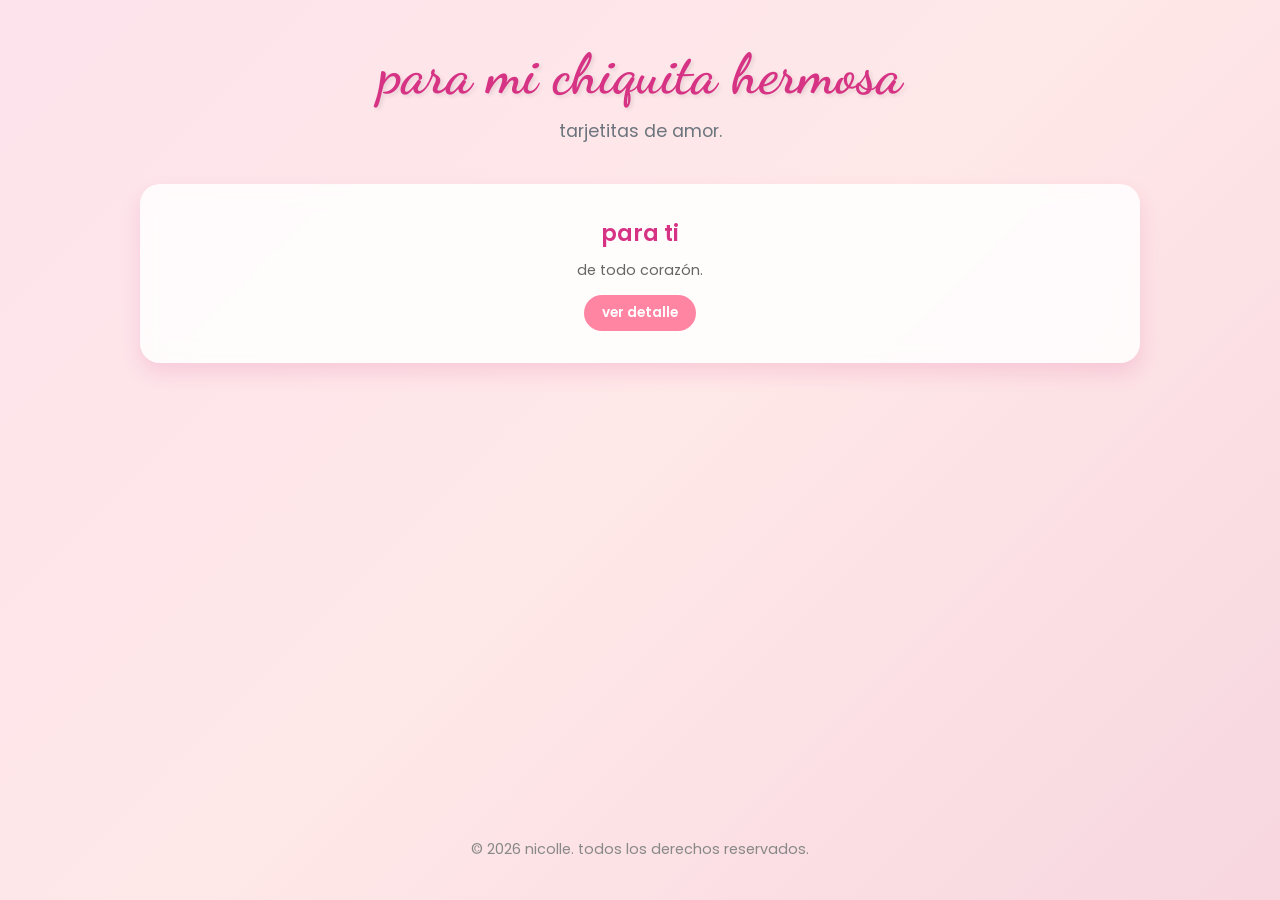
<file: index.html>
<!DOCTYPE html>
<html lang="es">
<head>
    <meta charset="UTF-8">
    <meta name="viewport" content="width=device-width, initial-scale=1.0">
    <title>nicolle</title>
    <link href="https://fonts.googleapis.com/css2?family=Dancing+Script:wght@600;700&family=Poppins:wght@300;400;600&display=swap" rel="stylesheet">
    <link rel="stylesheet" href="css/styles.css">
</head>
<body>

    <header>
        <h1>para mi chiquita hermosa</h1>
        <p>tarjetitas de amor.</p>
    </header>

    <main class="grid-container">

        <!-- Tarjeta: Perdón -->
        <a href="perdon/perdon.html" class="card">
            <h2>para ti</h2>
            <p>de todo corazón.</p>
            <span class="btn-enter">ver detalle</span>
        </a>

    </main>

    <footer>
        <p>&copy; 2026 nicolle. todos los derechos reservados.</p>
    </footer>

</body>
</html>
</file>
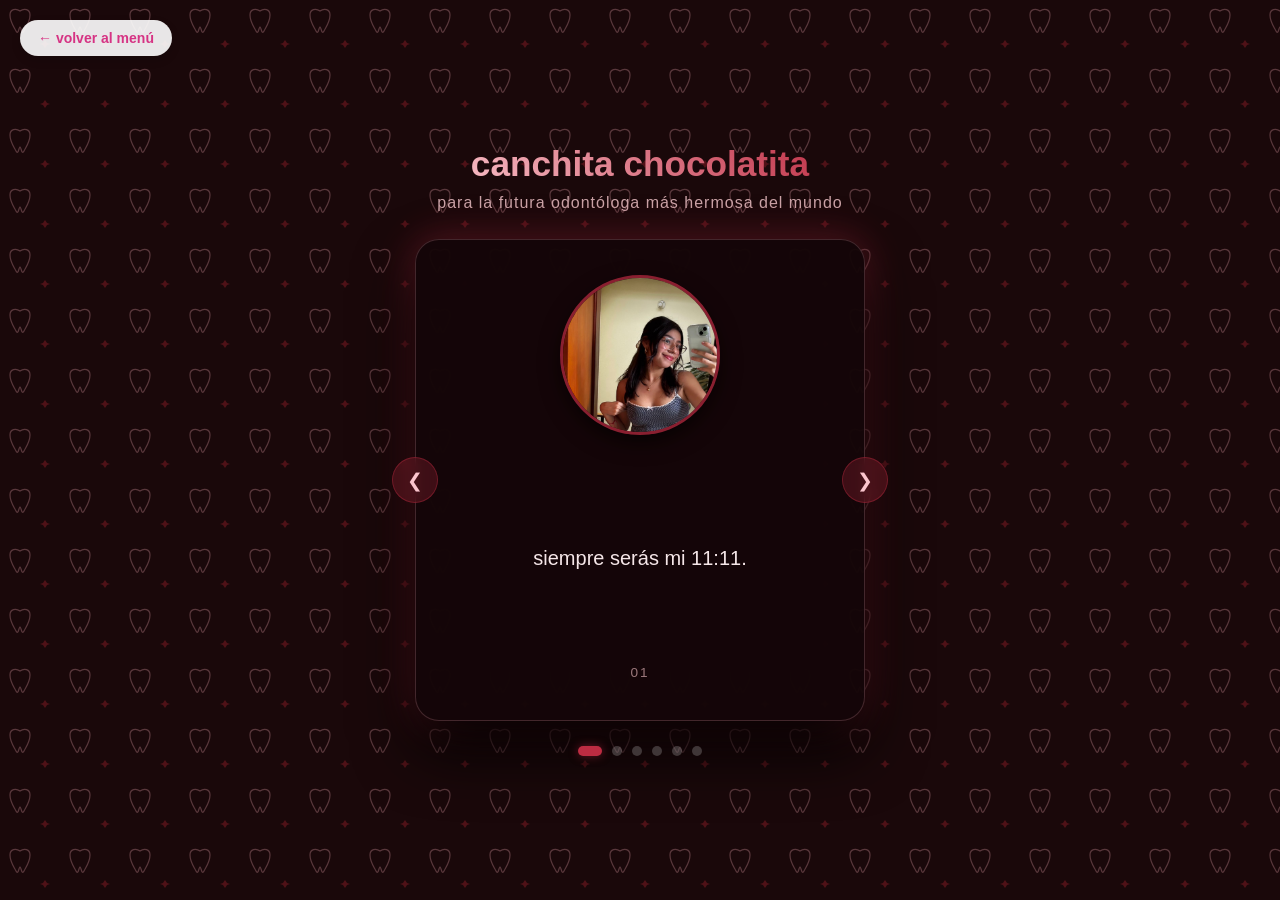
<file: 11_11/11_11.html>
<!DOCTYPE html>
<html lang="es">
<head>
    <meta charset="UTF-8">
    <meta name="viewport" content="width=device-width, initial-scale=1.0">
    <title>11:11</title>
    <link rel="stylesheet" href="./css/styles.css">
</head>
<body>

    <div class="sparkles"></div>

    <header>
        <h1>canchita chocolatita</h1>
        <p>para la futura odontóloga más hermosa del mundo</p>
    </header>

    <!-- Contenedor del Carrusel -->
    <div class="carousel-container">
        <button class="btn-nav btn-prev" id="prevBtn">&#10094;</button>
        
        <div class="carousel-track-container">
            <div class="carousel-track" id="track">
                
                <!-- Tarjeta 1  -> Foto 2 -->
                <div class="carousel-slide">
                    <div class="slide-image-container">
                        <img src="./img/2.jpeg" alt="Dayana" class="slide-img">
                    </div>
                    <div class="slide-text">siempre serás mi 11:11.</div>
                    <div class="slide-footer">01</div>
                </div>

                <!-- Tarjeta 2 -> Foto 3 -->
                <div class="carousel-slide">
                    <div class="slide-image-container">
                        <img src="./img/3.jpeg" alt="Dayana" class="slide-img">
                    </div>
                    <div class="slide-text">la hiker más hermosa.</div>
                    <div class="slide-footer">02</div>
                </div>

                <!-- Tarjeta 3  -> Foto 4 -->
                <div class="carousel-slide">
                    <div class="slide-image-container">
                        <img src="./img/4.jpeg" alt="Dayana" class="slide-img">
                    </div>
                    <div class="slide-text">sé que todo esto es incorrecto, pero si TÚ eres el motivo no importa.</div>
                    <div class="slide-footer">03</div>
                </div>

                <!-- Tarjeta 4  -> Foto 5 -->
                <div class="carousel-slide">
                    <div class="slide-image-container">
                        <img src="./img/5.jpeg" alt="Dayana" class="slide-img">
                    </div>
                    <div class="slide-text">te re odio, me encanta lo hermosa y preciosa que eres.</div>
                    <div class="slide-footer">04</div>
                </div>

                <!-- Tarjeta 5  -> Foto 1 -->
                <div class="carousel-slide">
                    <div class="slide-image-container">
                        <img src="./img/1.jpeg" alt="Dayana" class="slide-img">
                    </div>
                    <div class="slide-text">tú eres mi drogra letal...</div>
                    <div class="slide-footer">05</div>
                </div>

               <!-- Tarjeta 6  -> Foto 6 -->
                <div class="carousel-slide">
                    <div class="slide-image-container">
                        <img src="./img/6.jpeg" alt="Dayana" class="slide-img">
                    </div>
                    <div class="slide-text">
                        todo de ti es completamente perfecto.
                    </div>
                    <div class="slide-footer">06</div>
                </div>

            </div>
        </div>

        <button class="btn-nav btn-next" id="nextBtn">&#10095;</button>
    </div>

    <!-- Indicadores (Puntitos abajo) -->
    <div class="carousel-nav" id="carouselNav">
        <button class="carousel-indicator active"></button>
        <button class="carousel-indicator"></button>
        <button class="carousel-indicator"></button>
        <button class="carousel-indicator"></button>
        <button class="carousel-indicator"></button>
        <button class="carousel-indicator"></button>
    </div>

    <a href="../index.html" class="btn-volver">← volver al menú</a>

    <script src="./js/script.js"></script>
</body>
</html>
</file>
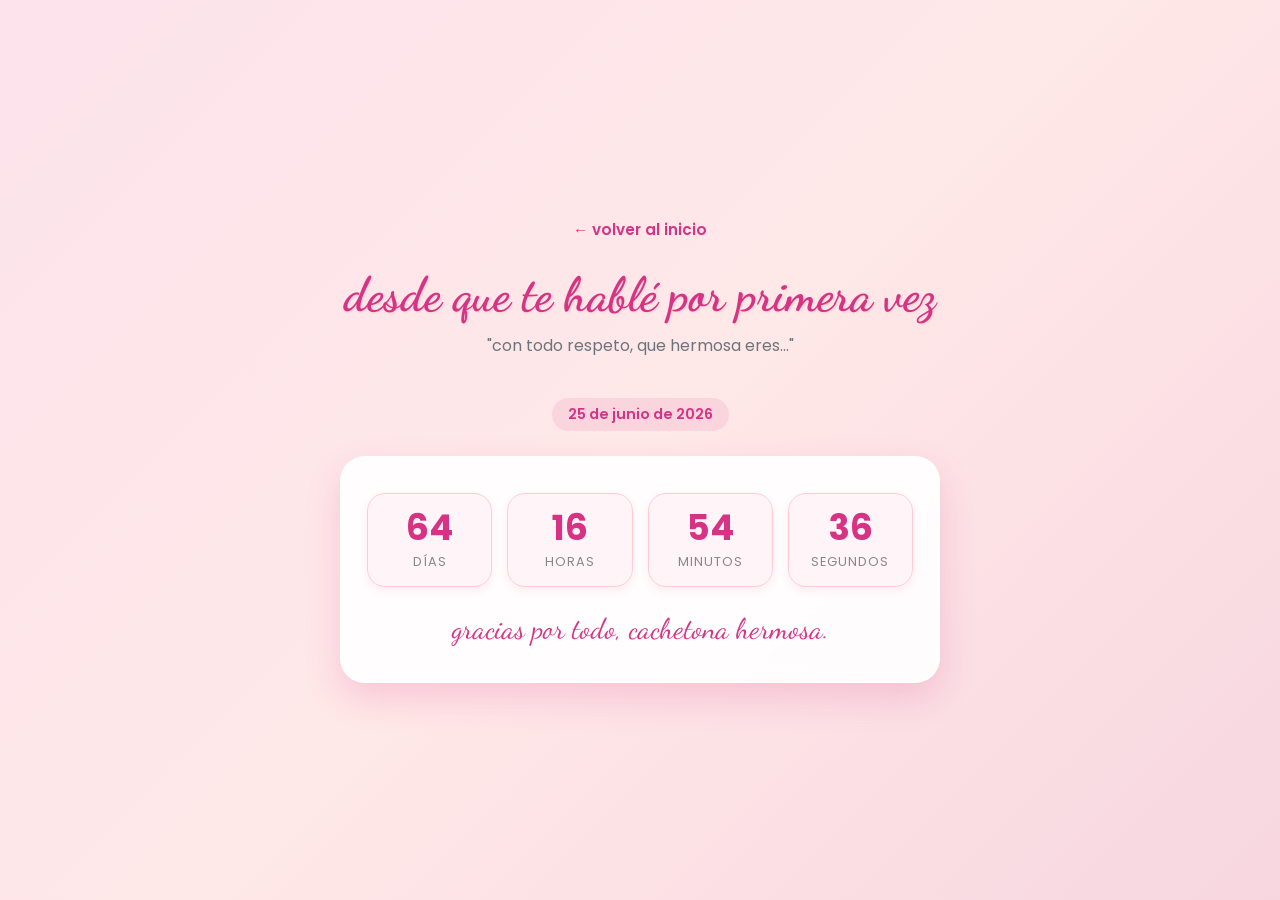
<file: contador/contador.html>
<!DOCTYPE html>
<html lang="es">
<head>
    <meta charset="UTF-8">
    <meta name="viewport" content="width=device-width, initial-scale=1.0">
    <title>contador</title>
    <!-- Fuentes Google -->
    <link href="https://fonts.googleapis.com/css2?family=Dancing+Script:wght@600;700&family=Poppins:wght@300;400;600&display=swap" rel="stylesheet">
    <!-- Estilos de la tarjeta -->
    <link rel="stylesheet" href="css/contador.css">
</head>
<body>

    <div class="container">
        <a href="../index.html" class="back-btn">← volver al inicio</a>

        <header class="header">
            <h1>desde que te hablé por primera vez</h1>
            <p>"con todo respeto, que hermosa eres..."</p>
            <span class="date-badge">25 de junio de 2026</span>
        </header>

        <!-- Bloque del Contador en Tiempo Real -->
        <div class="timer-card">
            <div class="timer-grid">
                <div class="time-box">
                    <span id="days" class="number">0</span>
                    <span class="label">días</span>
                </div>
                <div class="time-box">
                    <span id="hours" class="number">00</span>
                    <span class="label">horas</span>
                </div>
                <div class="time-box">
                    <span id="minutes" class="number">00</span>
                    <span class="label">minutos</span>
                </div>
                <div class="time-box">
                    <span id="seconds" class="number">00</span>
                    <span class="label">segundos</span>
                </div>
            </div>
            <p class="love-message">gracias por todo, cachetona hermosa.</p>
        </div>
    </div>

    <!-- Script del Contador -->
    <script src="js/contador.js"></script>
</body>
</html>
</file>
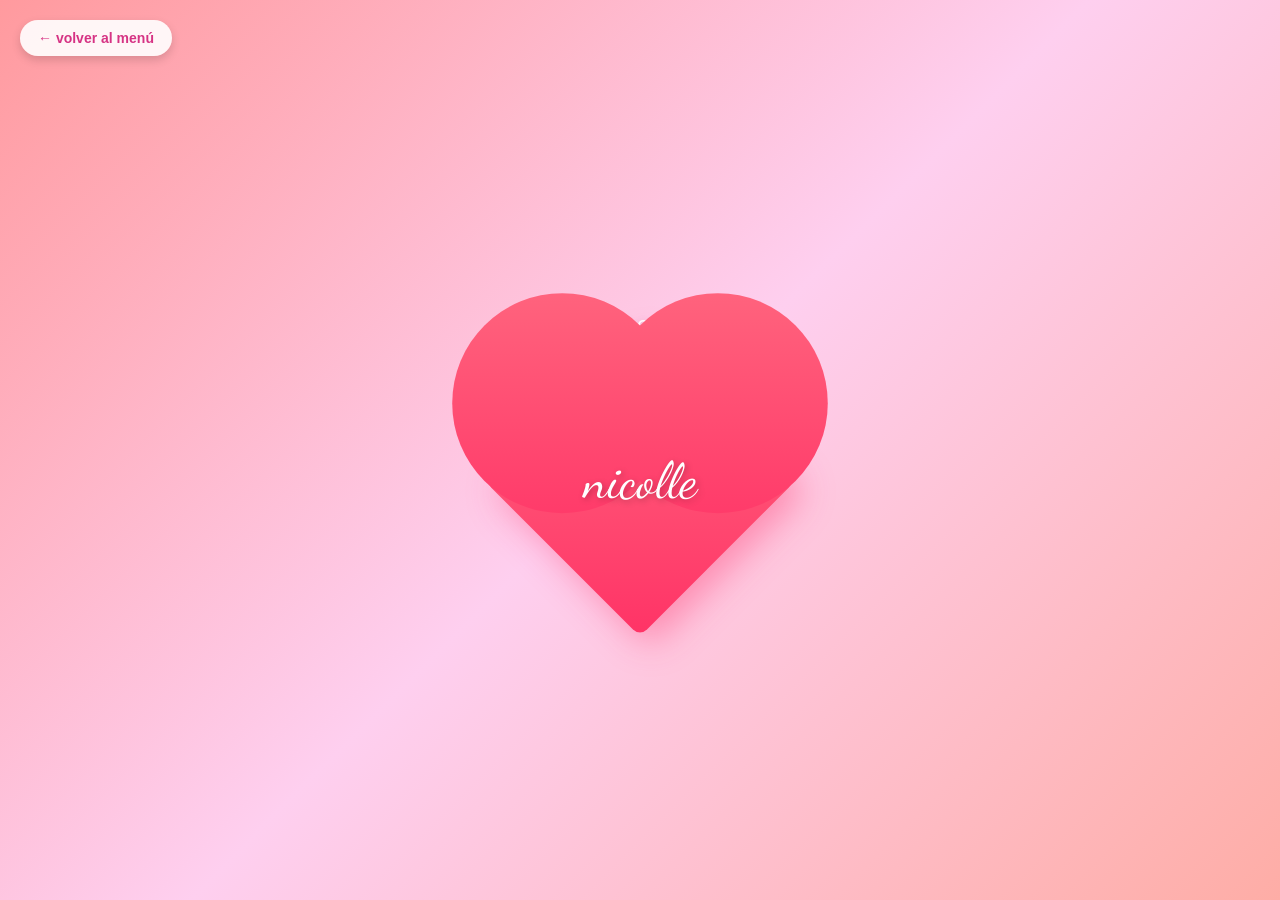
<file: corazon/corazon.html>
<!DOCTYPE html>
<html lang="es">
<head>
  <meta charset="UTF-8">
  <meta name="viewport" content="width=device-width, initial-scale=1.0">
  <title>corazón</title>

  <!-- Fuentes desde Google Fonts -->
  <link rel="preconnect" href="https://fonts.googleapis.com">
  <link rel="preconnect" href="https://fonts.gstatic.com" crossorigin>
  <link href="https://fonts.googleapis.com/css2?family=Dancing+Script:wght@700&family=Poppins:wght@400;600&display=swap" rel="stylesheet">

  <!-- Archivo CSS externo -->
  <link rel="stylesheet" href="css/styles.css">
</head>
<body>

  <div class="title">toca el corazón</div>

  <div class="heart-container" id="heartBtn">
    <div class="main-heart"></div>
    <span class="name-text">nicolle</span>
  </div>

  <a href="../index.html" class="btn-volver">← volver al menú</a>

  <!-- Archivo JS externo -->
  <script src="js/main.js"></script>
</body>
</html>
</file>
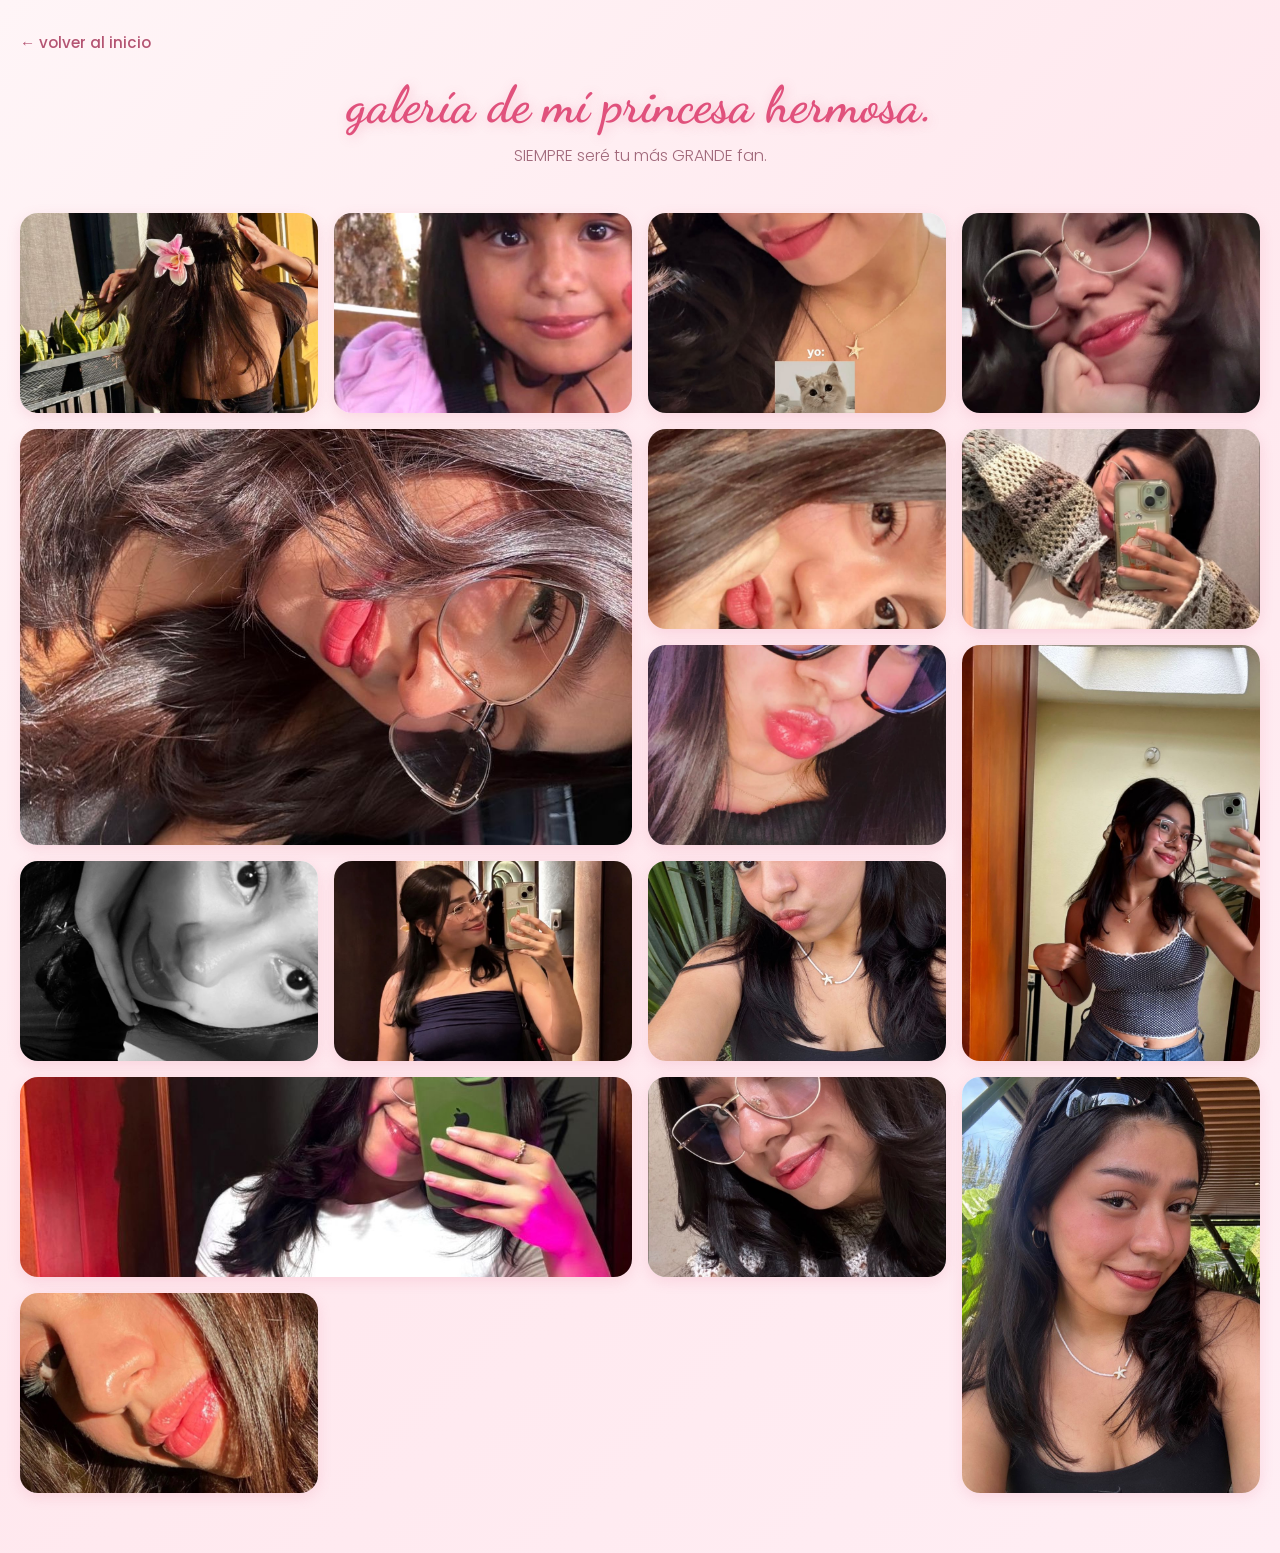
<file: galeria/galeria.html>
<!DOCTYPE html>
<html lang="es">
<head>
    <meta charset="UTF-8">
    <meta name="viewport" content="width=device-width, initial-scale=1.0">
    <title>galería</title>
    <link href="https://fonts.googleapis.com/css2?family=Dancing+Script:wght@600;700&family=Poppins:wght@300;400;500;600&display=swap" rel="stylesheet">
    <link rel="stylesheet" href="css/galeria.css">
</head>
<body>

    <div class="main-container">
        <a href="../index.html" class="back-btn">← volver al inicio</a>

        <header class="header">
            <h1>galería de mí princesa hermosa.</h1>
            <p>SIEMPRE seré tu más GRANDE fan.</p>
        </header>

        <!-- Galería Pinterest (grid con tamaños variados) -->
        <div class="masonry-grid" id="masonryGrid">

            <div class="gallery-item">
                <img src="img/1.jpeg" alt="cachetona hermosa" loading="lazy">
                <div class="overlay"></div>
            </div>

            <div class="gallery-item item-tall">
                <img src="img/2.jpeg" alt="cachetona hermosa" loading="lazy">
                <div class="overlay"></div>
            </div>

            <div class="gallery-item item-big">
                <img src="img/3.jpeg" alt="cachetona hermosa" loading="lazy">
                <div class="overlay"></div>
            </div>

            <div class="gallery-item">
                <img src="img/4.jpeg" alt="cachetona hermosa" loading="lazy">
                <div class="overlay"></div>
            </div>

            <div class="gallery-item item-wide">
                <img src="img/5.jpeg" alt="cachetona hermosa" loading="lazy">
                <div class="overlay"></div>
            </div>

            <div class="gallery-item item-tall">
                <img src="img/6.jpeg" alt="cachetona hermosa" loading="lazy">
                <div class="overlay"></div>
            </div>

            <div class="gallery-item">
                <img src="img/7.jpeg" alt="cachetona hermosa" loading="lazy">
                <div class="overlay"></div>
            </div>

            <div class="gallery-item">
                <img src="img/8.jpeg" alt="cachetona hermosa" loading="lazy">
                <div class="overlay"></div>
            </div>

            <div class="gallery-item">
                <img src="img/9.jpeg" alt="cachetona hermosa" loading="lazy">
                <div class="overlay"></div>
            </div>

             <div class="gallery-item">
                <img src="img/10.jpeg" alt="cachetona hermosa" loading="lazy">
                <div class="overlay"></div>
            </div>

            <div class="gallery-item">
                <img src="img/11.jpeg" alt="cachetona hermosa" loading="lazy">
                <div class="overlay"></div>
            </div>
            <div class="gallery-item">
                <img src="img/12.jpeg" alt="cachetona hermosa" loading="lazy">
                <div class="overlay"></div>
            </div>
            <div class="gallery-item">
                <img src="img/13.jpeg" alt="cachetona hermosa" loading="lazy">
                <div class="overlay"></div>
            </div>
            <div class="gallery-item">
                <img src="img/14.jpeg" alt="cachetona hermosa" loading="lazy">
                <div class="overlay"></div>
            </div>
            <div class="gallery-item">
                <img src="img/15.jpeg" alt="cachetona hermosa" loading="lazy">
                <div class="overlay"></div>
            </div>
            <div class="gallery-item">
                <img src="img/16.jpeg" alt="cachetona hermosa" loading="lazy">
                <div class="overlay"></div>
            </div>

        </div>
    </div>

    <!-- Modal para ver la imagen en pantalla completa -->
    <div id="imageModal" class="modal">
        <span class="close-modal">&times;</span>
        <div class="modal-nav">
            <button id="prevBtn" class="nav-btn">&#10094;</button>
            <button id="nextBtn" class="nav-btn">&#10095;</button>
        </div>
        <img class="modal-content" id="imgFull">
    </div>

    <script src="js/galeria.js"></script>
</body>
</html>
</file>
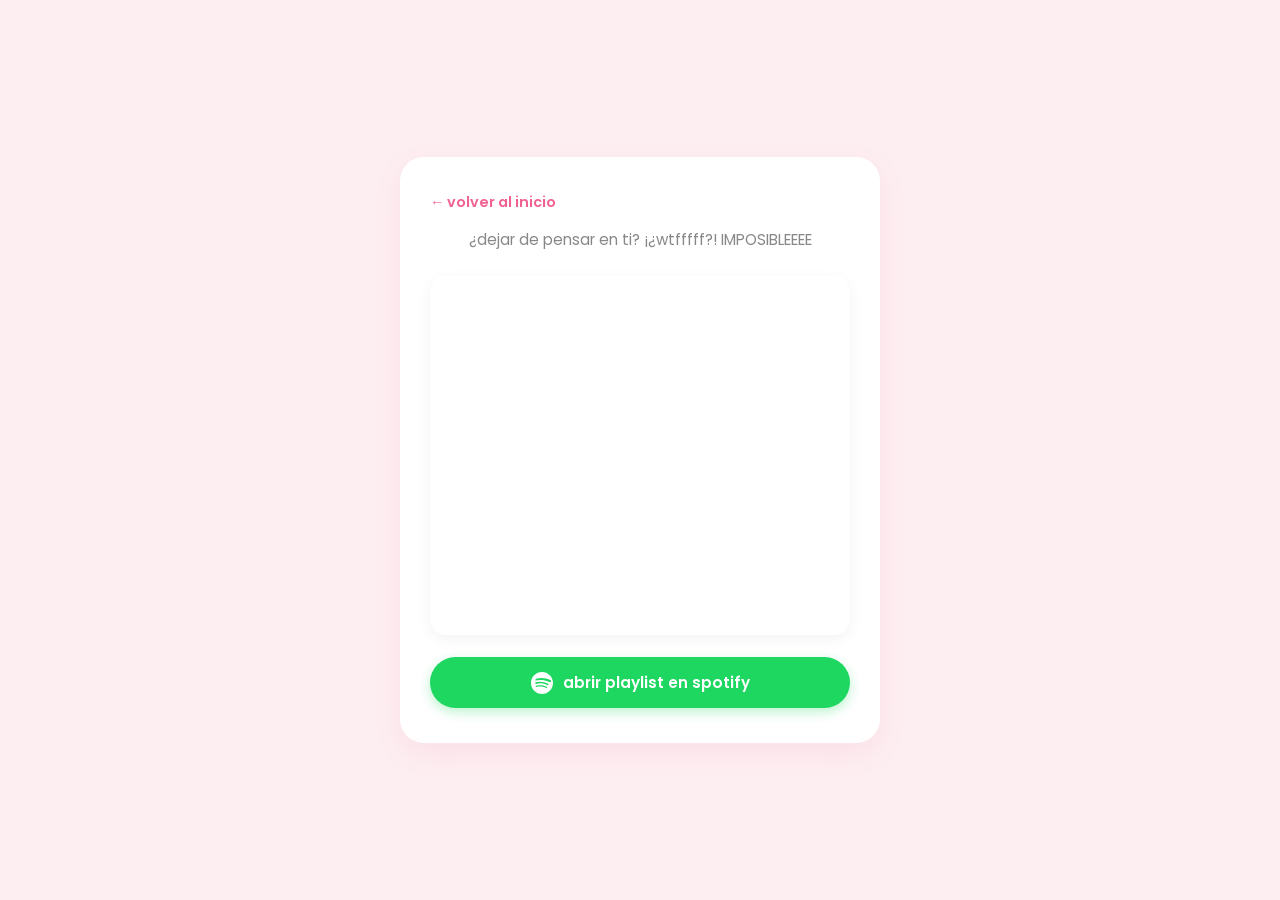
<file: musica/musica.html>
<!DOCTYPE html>
<html lang="es">
<head>
    <meta charset="UTF-8">
    <meta name="viewport" content="width=device-width, initial-scale=1.0">
    <title>música</title>
    <!-- Fuentes Google -->
    <link href="https://fonts.googleapis.com/css2?family=Dancing+Script:wght@600;700&family=Poppins:wght@300;400;600&display=swap" rel="stylesheet">
    <link rel="stylesheet" href="css/musica.css">
</head>
<body>

    <div class="card-container">
        <a href="../index.html" class="back-btn">← volver al inicio</a>

        <header class="header">
            
            <p>¿dejar de pensar en ti? ¡¿wtfffff?! IMPOSIBLEEEE</p>
        </header>

        <!-- Player Embebido de Spotify -->
        <div class="spotify-wrapper">
            <iframe 
                style="border-radius:12px" 
                src="https://open.spotify.com/embed/playlist/485ER0nB5sG1I0k4ttRDK6?utm_source=generator" 
                width="100%" 
                height="352" 
                frameBorder="0" 
                allowfullscreen="" 
                allow="autoplay; clipboard-write; encrypted-media; fullscreen; picture-in-picture" 
                loading="lazy">
            </iframe>
        </div>

        <!-- Botón Directo a Spotify -->
        <a href="https://open.spotify.com/playlist/485ER0nB5sG1I0k4ttRDK6?si=IjwoLPOLSFiBvYUkpLyhFg" target="_blank" rel="noopener noreferrer" class="spotify-btn">
            <svg class="spotify-icon" viewBox="0 0 24 24" width="22" height="22" fill="currentColor">
                <path d="M12 0C5.373 0 0 5.373 0 12s5.373 12 12 12 12-5.373 12-12S18.627 0 12 0zm5.521 17.34c-.24.359-.66.48-1.021.24-2.82-1.74-6.36-2.101-10.561-1.141-.418.122-.779-.179-.899-.539-.12-.421.18-.78.54-.9 4.56-1.02 8.52-.6 11.64 1.32.42.18.48.66.301 1.02zm1.44-3.3c-.301.42-.841.6-1.262.3-3.239-1.98-8.159-2.58-11.939-1.38-.479.12-1.02-.12-1.14-.6-.12-.48.12-1.021.6-1.141 C9.6 9.9 15 10.561 18.72 12.84c.361.181.54.78.241 1.2zm.12-3.36C15.24 8.4 8.82 8.16 5.16 9.301c-.6.18-.1.2-.24-.6-.18-.6.2-1.2.78-1.38 4.26-1.26 11.28-1.02 15.72 1.62.54.3.72 1.02.42 1.56-.3.42-1.02.6-1.56.3z"/>
            </svg>
            abrir playlist en spotify
        </a>
    </div>

</body>
</html>
</file>
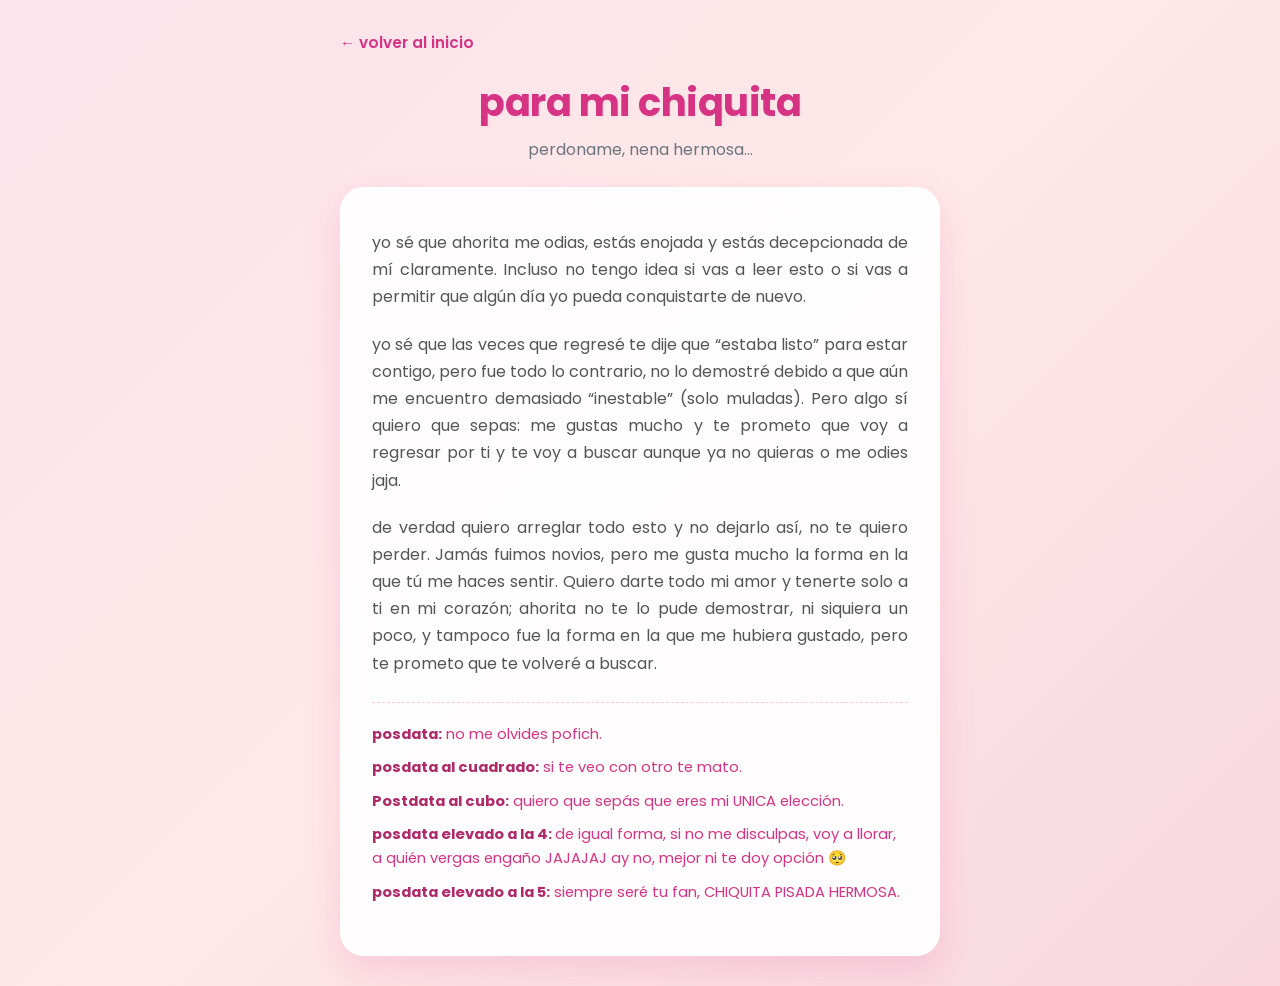
<file: perdon/perdon.html>
<!DOCTYPE html>
<html lang="es">
<head>
    <meta charset="UTF-8">
    <meta name="viewport" content="width=device-width, initial-scale=1.0">
    <title>Para Ti</title>
    <!-- Fuentes Google -->
    <link href="https://fonts.googleapis.com/css2?family=Dancing+Script:wght@600;700&family=Poppins:wght@300;400;600&display=swap" rel="stylesheet">
    <!-- Estilos de la carta -->
    <link rel="stylesheet" href="css/perdon.css">
</head>
<body>

    <div class="card-container">
        <a href="../index.html" class="back-btn">← volver al inicio</a>

        <header class="header">
            <h1>para mi chiquita</h1>
            <p>perdoname, nena hermosa...</p>
        </header>

        <div class="letter-card">
            <div class="letter-content">
                <p>yo sé que ahorita me odias, estás enojada y estás decepcionada de mí claramente. Incluso no tengo idea si vas a leer esto o si vas a permitir que algún día yo pueda conquistarte de nuevo.</p>

                <p>yo sé que las veces que regresé te dije que “estaba listo” para estar contigo, pero fue todo lo contrario, no lo demostré debido a que aún me encuentro demasiado “inestable” (solo muladas). Pero algo sí quiero que sepas: me gustas mucho y te prometo que voy a regresar por ti y te voy a buscar aunque ya no quieras o me odies jaja.</p>

                <p>de verdad quiero arreglar todo esto y no dejarlo así, no te quiero perder. Jamás fuimos novios, pero me gusta mucho la forma en la que tú me haces sentir. Quiero darte todo mi amor y tenerte solo a ti en mi corazón; ahorita no te lo pude demostrar, ni siquiera un poco, y tampoco fue la forma en la que me hubiera gustado, pero te prometo que te volveré a buscar.</p>

                <div class="postdata-section">
                    <p><strong>posdata:</strong> no me olvides pofich.</p>
                    <p><strong>posdata al cuadrado:</strong> si te veo con otro te mato.</p>
                    <p><strong>Postdata al cubo:</strong> quiero que sepás que eres mi UNICA elección.</p>
                    <p><strong>posdata elevado a la 4: </strong> de igual forma, si no me disculpas, voy a llorar, a quién vergas engaño JAJAJAJ ay no, mejor ni te doy opción 🥺</p>
                    <p><strong>posdata elevado a la 5:</strong> siempre seré tu fan, CHIQUITA PISADA HERMOSA.</p>
                </div>
            </div>
        </div>
    </div>

</body>
</html>
</file>
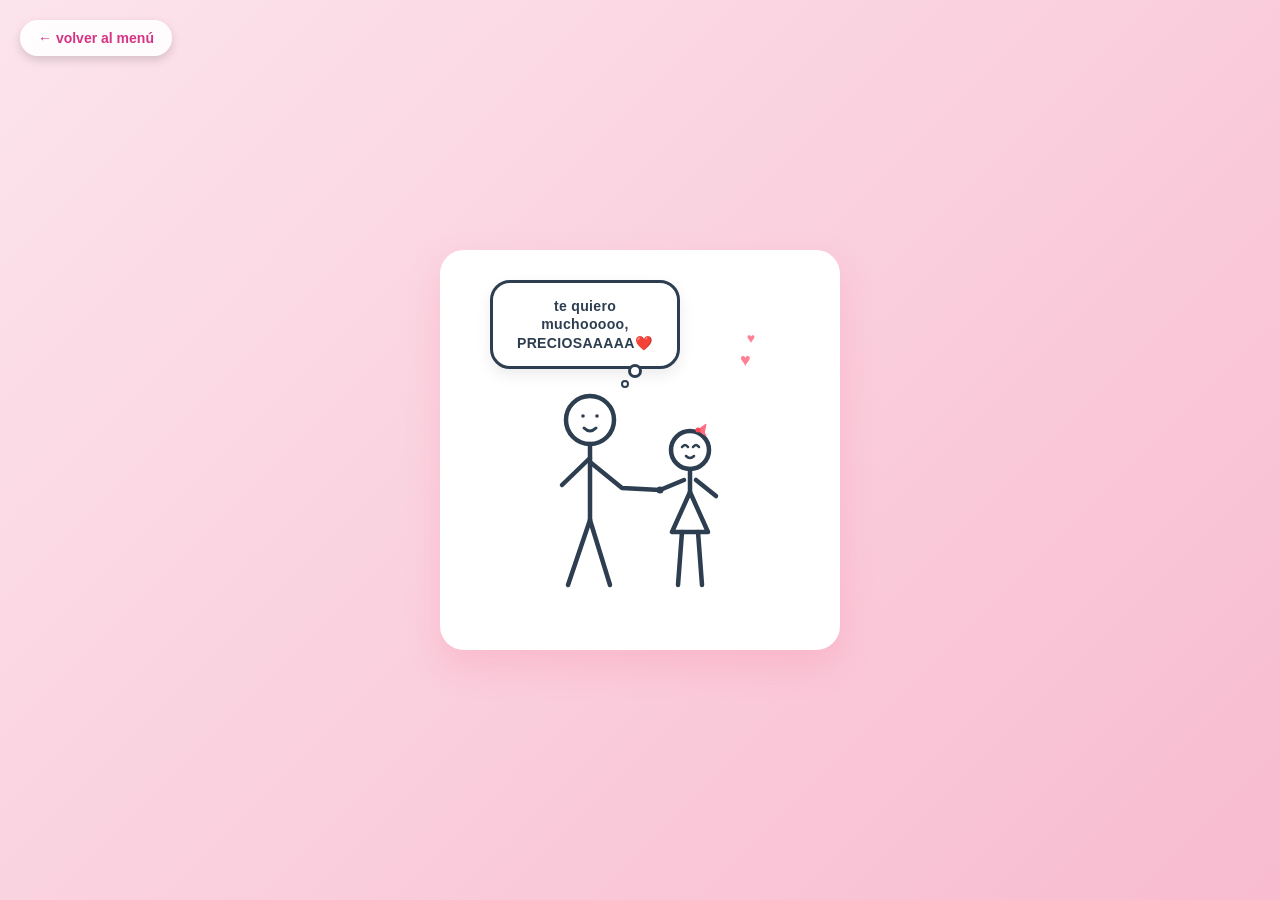
<file: stickman/stickman.html>
<!DOCTYPE html>
<html lang="es">
<head>
  <meta charset="UTF-8">
  <meta name="viewport" content="width=device-width, initial-scale=1.0">
  <title>stickman</title>
  <!-- Vinculación al archivo CSS -->
  <link rel="stylesheet" href="css/styles.css">
</head>
<body>

  <div class="container">
    
    <div class="stick-scene">
      
      <!-- Globo de Pensamiento -->
      <div class="thought-bubble">
        <p>te quiero muchooooo, PRECIOSAAAAA❤️</p>
        <div class="thought-dot-1"></div>
        <div class="thought-dot-2"></div>
      </div>

      <!-- Corazoncitos cerca de la chica -->
      <div class="hearts-container">
        <span class="heart">♥</span>
        <span class="heart">♥</span>
      </div>

      <!-- Dibujo SVG de los Stickmen -->
      <svg class="stick-svg" viewBox="0 0 320 300" fill="none" stroke="#2c3e50" stroke-width="4.5" stroke-linecap="round" stroke-linejoin="round">
        
        <!-- ================= HOMBRE (MÁS GRANDE - IZQUIERDA) ================= -->
        <g id="man">
          <!-- Cabeza -->
          <circle cx="110" cy="110" r="24" fill="#ffffff" />
          
          <!-- Ojos y Sonrisa -->
          <circle cx="103" cy="106" r="1.8" fill="#2c3e50" stroke="none" />
          <circle cx="117" cy="106" r="1.8" fill="#2c3e50" stroke="none" />
          <path d="M 104 118 Q 110 124 116 118" stroke-width="3" />

          <!-- Cuerpo -->
          <line x1="110" y1="134" x2="110" y2="210" />

          <!-- Brazo izquierdo (al costado) -->
          <path d="M 110 148 L 82 175" />

          <!-- Brazo derecho (sosteniendo la mano de ella) -->
          <path d="M 110 152 L 142 178 L 180 180" />

          <!-- Pierna izquierda -->
          <line x1="110" y1="210" x2="88" y2="275" />

          <!-- Pierna derecha -->
          <line x1="110" y1="210" x2="130" y2="275" />
        </g>

        <!-- ================= MUJER (MÁS PEQUEÑA - DERECHA) ================= -->
        <g id="woman">
          <!-- Cabeza -->
          <circle cx="210" cy="140" r="19" fill="#ffffff" />

          <!-- Ojos felices (arcos) y Sonrisa -->
          <path d="M 202 137 Q 205 133 208 137" stroke-width="2.5" />
          <path d="M 213 137 Q 216 133 219 137" stroke-width="2.5" />
          <path d="M 206 146 Q 210 150 214 146" stroke-width="2.5" />

          <!-- Moño o Lazo rosa en la cabeza -->
          <path d="M 218 120 L 226 114 L 224 124 Z" fill="#ff6b81" stroke="#ff6b81" stroke-width="1" />
          <path d="M 218 120 L 226 126 L 222 118 Z" fill="#ff6b81" stroke="#ff6b81" stroke-width="1" />
          <circle cx="218" cy="120" r="2.5" fill="#ff4757" stroke="none" />

          <!-- Cuerpo (Vestido) -->
          <line x1="210" y1="159" x2="210" y2="182" />
          <path d="M 210 182 L 192 222 L 228 222 Z" fill="#ffffff" />

          <!-- Brazo izquierdo (tomada de la mano de él) -->
          <path d="M 204 170 L 180 180" />

          <!-- Brazo derecho (un poco levantado, feliz) -->
          <path d="M 216 170 L 236 186" />

          <!-- Piernas -->
          <line x1="202" y1="222" x2="198" y2="275" />
          <line x1="218" y1="222" x2="222" y2="275" />
        </g>

        <!-- Detalle de unión de manos -->
        <circle cx="180" cy="180" r="3.5" fill="#2c3e50" stroke="none" />
      </svg>

    </div>

  </div>

  <a href="../index.html" class="btn-volver">← volver al menú</a>

</body>
</html>
</file>
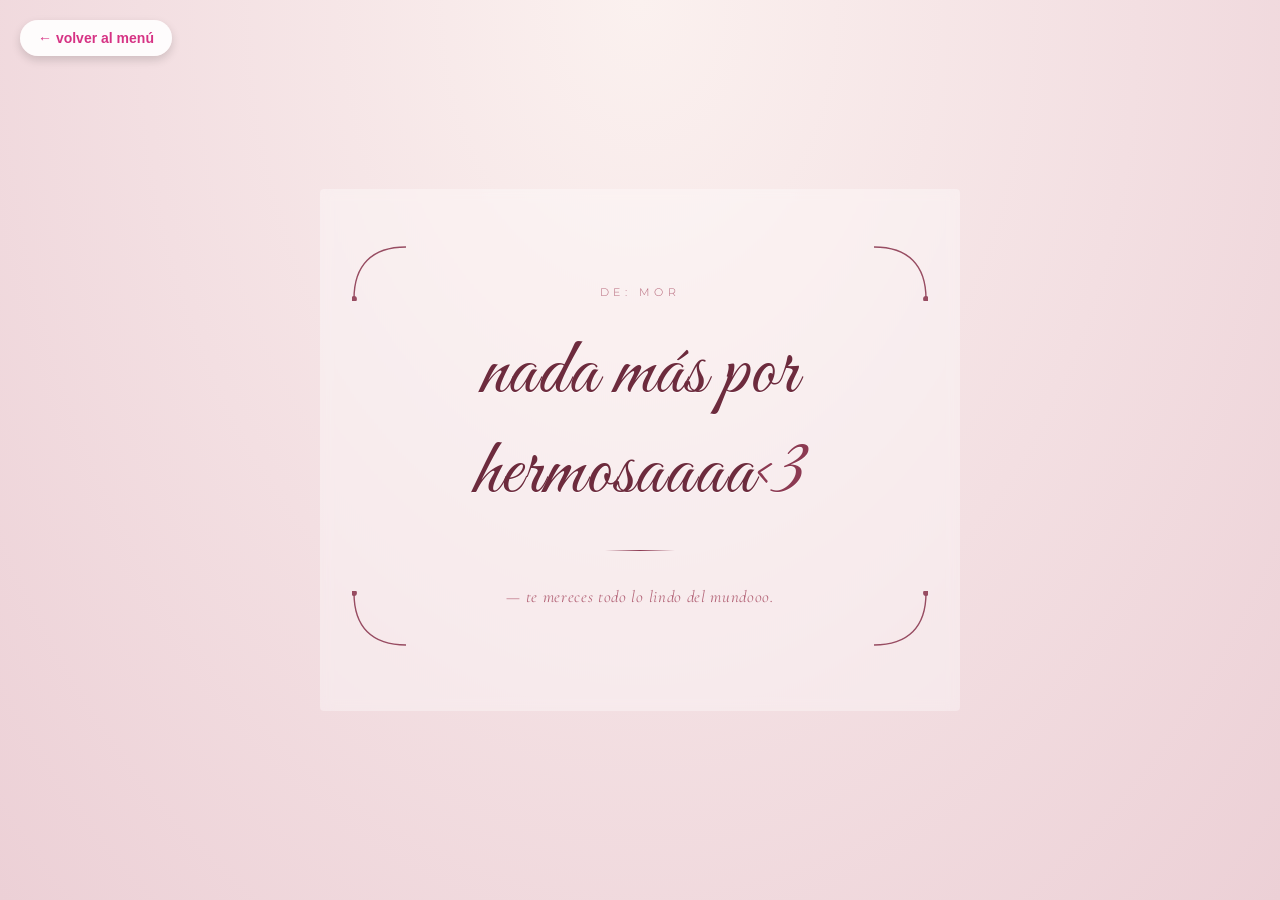
<file: tarjeta/tarjeta.html>
<!DOCTYPE html>
<html lang="es">
<head>
  <meta charset="UTF-8">
  <meta name="viewport" content="width=device-width, initial-scale=1.0">
  <title>tarjetita</title>
  <link rel="preconnect" href="https://fonts.googleapis.com">
  <link rel="preconnect" href="https://fonts.gstatic.com" crossorigin>
  <link href="https://fonts.googleapis.com/css2?family=Cormorant+Garamond:ital,wght@0,400;0,500;1,400&family=Great+Vibes&family=Montserrat:wght@300;400&display=swap" rel="stylesheet">
  <link rel="stylesheet" href="css/styles.css">
</head>
<body>

  <div class="stage">
    <div class="frame">
      <div class="corner tl"><svg viewBox="0 0 56 56"><path d="M2 54 C2 20, 20 2, 54 2"/><circle cx="2" cy="54" r="2.2" fill="var(--wine)"/></svg></div>
      <div class="corner tr"><svg viewBox="0 0 56 56"><path d="M2 54 C2 20, 20 2, 54 2"/><circle cx="2" cy="54" r="2.2" fill="var(--wine)"/></svg></div>
      <div class="corner bl"><svg viewBox="0 0 56 56"><path d="M2 54 C2 20, 20 2, 54 2"/><circle cx="2" cy="54" r="2.2" fill="var(--wine)"/></svg></div>
      <div class="corner br"><svg viewBox="0 0 56 56"><path d="M2 54 C2 20, 20 2, 54 2"/><circle cx="2" cy="54" r="2.2" fill="var(--wine)"/></svg></div>

      <p class="eyebrow">de: mor</p>

      <p class="phrase">nada más por hermosaaaa<span class="accent">&lt;3</span></p>

      <div class="divider"></div>

      <p class="signature-line">— te mereces todo lo lindo del mundooo.</p>
    </div>
  </div>


  <a href="../index.html" class="btn-volver">← volver al menú</a>

  <!-- Archivo JS externo -->
  <script src="js/main.js"></script>

</body>
</html>
</file>
<file: css/styles.css>
* {
    margin: 0;
    padding: 0;
    box-sizing: border-box;
}

body {
    font-family: 'Poppins', sans-serif;
    background: linear-gradient(135deg, #fce3ec 0%, #ffe8e8 50%, #f7d6e0 100%);
    min-height: 100vh;
    display: flex;
    flex-direction: column;
    align-items: center;
    padding: 40px 20px;
    color: #4a4a4a;
}

header {
    text-align: center;
    margin-bottom: 40px;
}

header h1 {
    font-family: 'Dancing Script', cursive;
    font-size: 3.5rem;
    color: #d63384;
    text-shadow: 2px 2px 4px rgba(0, 0, 0, 0.1);
    margin-bottom: 10px;
}

header p {
    font-size: 1.1rem;
    color: #6c757d;
}

.grid-container {
    display: grid;
    grid-template-columns: repeat(auto-fit, minmax(260px, 1fr));
    gap: 25px;
    width: 100%;
    max-width: 1000px;
}

.card {
    background: rgba(255, 255, 255, 0.85);
    backdrop-filter: blur(10px);
    border-radius: 20px;
    padding: 30px 20px;
    text-align: center;
    text-decoration: none;
    color: #333;
    box-shadow: 0 10px 20px rgba(214, 51, 132, 0.15);
    transition: all 0.3s cubic-bezier(0.175, 0.885, 0.32, 1.275);
    border: 2px solid transparent;
    display: flex;
    flex-direction: column;
    align-items: center;
    justify-content: center;
}

.card:hover {
    transform: translateY(-10px) scale(1.02);
    border-color: #ff85a2;
    box-shadow: 0 15px 30px rgba(214, 51, 132, 0.25);
    background: #ffffff;
}

.card .icon {
    font-size: 3rem;
    margin-bottom: 15px;
    display: inline-block;
    transition: transform 0.3s ease;
}

.card:hover .icon {
    transform: scale(1.2) rotate(5deg);
}

.card h2 {
    font-size: 1.4rem;
    color: #d63384;
    margin-bottom: 10px;
    font-weight: 600;
}

.card p {
    font-size: 0.9rem;
    color: #666;
    line-height: 1.4;
}

.btn-enter {
    margin-top: 15px;
    padding: 8px 18px;
    background: #ff85a2;
    color: white;
    border-radius: 20px;
    font-size: 0.85rem;
    font-weight: 600;
    transition: background 0.3s ease;
}

.card:hover .btn-enter {
    background: #d63384;
}

footer {
    margin-top: auto;
    padding-top: 40px;
    font-size: 0.9rem;
    color: #888;
    text-align: center;
}
</file>
<file: 11_11/css/styles.css>
* {
    box-sizing: border-box;
    margin: 0;
    padding: 0;
    font-family: 'Segoe UI', Tahoma, Geneva, Verdana, sans-serif;
}

html, body {
    height: 100%;
}

body {
    /* Color base vino oscuro profundo */
    background-color: #1a080a;
    color: #ffffff;
    min-height: 100dvh;
    display: flex;
    flex-direction: column;
    align-items: center;
    justify-content: center;
    overflow: hidden;
    padding: 20px;
    position: relative;
}

/* Capa de fondo con el estampado de odontología - INTENSIDAD REFORZADA */
.sparkles {
    position: absolute;
    width: 100%;
    height: 100%;
    top: 0;
    left: 0;
    pointer-events: none;
    z-index: 1;
    opacity: 0.28;

    background-image: url("data:image/svg+xml;utf8,<svg xmlns='http://www.w3.org/2000/svg' width='60' height='60' viewBox='0 0 60 60'><g fill='none' stroke='%23fdb1bc' stroke-width='1.2'><path d='M10,15 C10,9 16,8 20,11 C24,8 30,9 30,15 C30,22 26,27 24,31 C23,33 22,33 21,29 C20,26 20,26 19,29 C18,33 17,33 16,31 C14,27 10,22 10,15 Z'/><path d='M45,40 L47,43 L50,44 L47,45 L45,48 L43,45 L40,44 L43,43 Z' fill='%23d62839' stroke='none'/></g></svg>");
    background-repeat: repeat;
}

header {
    text-align: center;
    margin-bottom: clamp(12px, 3vh, 30px);
    z-index: 2;
}

header h1 {
    font-size: clamp(1.5rem, 5vw, 2.2rem);
    font-weight: 700;
    background: linear-gradient(45deg, #fbc5cd 0%, #bd2c42 100%);
    -webkit-background-clip: text;
    -webkit-text-fill-color: transparent;
    margin-bottom: 10px;
}

header p {
    font-size: clamp(0.8rem, 2vw, 1rem);
    color: #cca4a8;
    letter-spacing: 1px;
}

/* Contenedor del Carrusel */
.carousel-container {
    width: 100%;
    max-width: 450px;
    position: relative;
    z-index: 2;
}

.carousel-track-container {
    overflow: hidden;
    position: relative;
    border-radius: 24px;

    box-shadow: 0 30px 60px rgba(0, 0, 0, 0.9),
                0 0 40px rgba(189, 44, 66, 0.45);

    background: rgba(20, 6, 8, 0.9);

    backdrop-filter: blur(25px);
    -webkit-backdrop-filter: blur(25px);

    border: 1px solid rgba(253, 177, 188, 0.2);
}

.carousel-track {
    display: flex;
    transition: transform 0.6s cubic-bezier(0.25, 1, 0.5, 1);
    width: 100%;
}

.carousel-slide {
    min-width: 100%;
    display: flex;
    flex-direction: column;
    align-items: center;
    justify-content: space-between;
    padding: clamp(18px, 4vh, 35px) clamp(15px, 4vw, 25px);
    text-align: center;
    min-height: clamp(320px, 62dvh, 480px);
    max-height: 62dvh;
}

/* Contenedor superior para Autor y Fecha */
.slide-meta {
    width: 100%;
    display: flex;
    justify-content: space-between;
    font-size: 0.8rem;
    color: #9c787c;
    letter-spacing: 1px;
    margin-bottom: 12px;
    padding: 0 10px;
}

.slide-author {
    font-weight: 600;
    color: #fbc5cd;
    text-transform: uppercase;
}

.slide-date {
    font-weight: 400;
    opacity: 0.85;
}

/* Contenedor de fotos con borde vino - tamaño responsivo */
.slide-image-container {
    width: clamp(100px, 22vh, 160px);
    height: clamp(100px, 22vh, 160px);
    margin: 0 auto 15px auto;
    border-radius: 50%;
    overflow: hidden;
    border: 3px solid rgba(189, 44, 66, 0.7);
    box-shadow: 0 8px 20px rgba(0, 0, 0, 0.6);
    animation: float 4s ease-in-out infinite;
    display: flex;
    align-items: center;
    justify-content: center;
    flex-shrink: 0;
}

.slide-img {
    width: 100%;
    height: 100%;
    object-fit: cover;
    object-position: center;
}

@keyframes float {
    0%, 100% { transform: translateY(0); }
    50% { transform: translateY(-8px); }
}

.slide-text {
    flex-grow: 1;
    display: flex;
    align-items: center;
    justify-content: center;
    font-size: clamp(1rem, 3vw, 1.25rem);
    line-height: 1.5;
    color: #f5e6e8;
    font-weight: 500;
    padding: clamp(10px, 2vh, 20px) 10px;
    overflow-y: auto;
}

.slide-text span {
    color: #fbc5cd;
}

.slide-footer {
    font-size: 0.85rem;
    color: #9c787c;
    text-transform: uppercase;
    letter-spacing: 2px;
    margin-bottom: 5px;
}

/* Flechas de navegación */
.btn-nav {
    position: absolute;
    top: 50%;
    transform: translateY(-50%);
    background: rgba(189, 44, 66, 0.25);
    border: 1px solid rgba(189, 44, 66, 0.4);
    color: #fbc5cd;
    width: 46px;
    height: 46px;
    border-radius: 50%;
    cursor: pointer;
    display: flex;
    align-items: center;
    justify-content: center;
    font-size: 1.2rem;
    transition: all 0.3s;
    z-index: 10;
    backdrop-filter: blur(5px);
}

.btn-nav:hover {
    background: rgba(189, 44, 66, 0.5);
    color: #ffffff;
    border-color: rgba(189, 44, 66, 0.8);
    transform: translateY(-50%) scale(1.05);
}

.btn-prev { left: -23px; }
.btn-next { right: -23px; }

/* Puntitos inferiores */
.carousel-nav {
    display: flex;
    justify-content: center;
    gap: 10px;
    margin-top: clamp(15px, 3vh, 25px);
    z-index: 2;
}

.carousel-indicator {
    width: 10px;
    height: 10px;
    border-radius: 50%;
    background: rgba(255, 255, 255, 0.2);
    border: none;
    cursor: pointer;
    transition: all 0.3s;
}

.carousel-indicator.active {
    background: #bd2c42;
    width: 24px;
    border-radius: 10px;
    box-shadow: 0 0 10px rgba(189, 44, 66, 0.5);
}

/* Ajustes en pantallas de móviles */
@media (max-width: 500px) {
    .carousel-container { max-width: 88vw; }
    .btn-prev { left: -15px; }
    .btn-next { right: -15px; }
}



.btn-volver {
  position: fixed;
  top: 20px;
  left: 20px;
  background: rgba(255, 255, 255, 0.9);
  color: #d63384;
  padding: 10px 18px;
  border-radius: 25px;
  text-decoration: none;
  font-family: sans-serif;
  font-size: 14px;
  font-weight: bold;
  box-shadow: 0 4px 10px rgba(0,0,0,0.15);
  z-index: 9999;
  transition: all 0.3s ease;
}

.btn-volver:hover {
  background: #ffffff;
  transform: scale(1.05);
}
</file>
<file: contador/css/contador.css>
* {
    margin: 0;
    padding: 0;
    box-sizing: border-box;
}

body {
    font-family: 'Poppins', sans-serif;
    background: linear-gradient(135deg, #fce3ec 0%, #ffe8e8 50%, #f7d6e0 100%);
    min-height: 100vh;
    display: flex;
    justify-content: center;
    align-items: center;
    padding: 20px;
    color: #4a4a4a;
}

.container {
    max-width: 600px;
    width: 100%;
    text-align: center;
}

.back-btn {
    display: inline-block;
    margin-bottom: 25px;
    color: #d63384;
    text-decoration: none;
    font-weight: 600;
    font-size: 0.95rem;
    transition: transform 0.2s ease, color 0.2s ease;
}

.back-btn:hover {
    transform: translateX(-5px);
    color: #b02a6b;
}

.header h1 {
    font-family: 'Dancing Script', cursive;
    font-size: 3rem;
    color: #d63384;
    margin-bottom: 10px;
    text-shadow: 1px 1px 3px rgba(0, 0, 0, 0.08);
}

.header p {
    font-size: 1rem;
    color: #6c757d;
    margin-bottom: 30px;
}

/* Tarjeta Principal */
.timer-card {
    background: rgba(255, 255, 255, 0.9);
    backdrop-filter: blur(10px);
    border-radius: 25px;
    padding: 35px 25px;
    box-shadow: 0 15px 35px rgba(214, 51, 132, 0.18);
    border: 2px solid rgba(255, 255, 255, 0.8);
}

/* Grid de los números */
.timer-grid {
    display: grid;
    grid-template-columns: repeat(4, 1fr);
    gap: 15px;
    margin-bottom: 25px;
}

.time-box {
    background: #fff5f8;
    border: 1.5px solid #ffccd5;
    border-radius: 18px;
    padding: 15px 10px;
    display: flex;
    flex-direction: column;
    align-items: center;
    box-shadow: 0 4px 10px rgba(214, 51, 132, 0.08);
}

.time-box .number {
    font-size: 2.2rem;
    font-weight: 700;
    color: #d63384;
    line-height: 1.1;
}

.time-box .label {
    font-size: 0.8rem;
    color: #888;
    margin-top: 5px;
    text-transform: uppercase;
    letter-spacing: 1px;
}

.love-message {
    font-family: 'Dancing Script', cursive;
    font-size: 1.8rem;
    color: #d63384;
    margin-top: 10px;
}

.date-badge {
    display: inline-block;
    margin-top: 10px;
    margin-bottom: 25px;
    padding: 6px 16px;
    background: rgba(214, 51, 132, 0.1);
    color: #d63384;
    border-radius: 20px;
    font-size: 0.9rem;
    font-weight: 600;
}

/* Responsive para pantallas pequeñas */
@media (max-width: 480px) {
    .timer-grid {
        grid-template-columns: repeat(2, 1fr);
        gap: 12px;
    }

    .header h1 {
        font-size: 2.3rem;
    }

    .time-box .number {
        font-size: 1.8rem;
    }
}
</file>
<file: corazon/css/styles.css>
* {
  box-sizing: border-box;
  margin: 0;
  padding: 0;
  user-select: none;
  -webkit-user-select: none;
}

body {
  min-height: 100vh;
  display: flex;
  flex-direction: column;
  justify-content: center;
  align-items: center;
  background: linear-gradient(135deg, #ff9a9e 0%, #fecfef 50%, #feada6 100%);
  font-family: 'Poppins', sans-serif;
  overflow: hidden;
  position: relative;
}

/* Mensaje superior */
.title {
  color: #fff;
  font-size: 1.2rem;
  font-weight: 400;
  text-shadow: 0 2px 8px rgba(0,0,0,0.15);
  margin-bottom: 2rem;
  letter-spacing: 1px;
  animation: fadeIn 1.5s ease-in-out;
}

/* Envoltorio del corazón principal */
.heart-container {
  position: relative;
  cursor: pointer;
  display: flex;
  justify-content: center;
  align-items: center;
  transition: transform 0.1s ease;
  animation: pulse 1.6s infinite ease-in-out;
}

.heart-container:active {
  transform: scale(0.92);
}

/* Forma del Corazón Principal */
.main-heart {
  width: 220px;
  height: 220px;
  background: linear-gradient(45deg, #ff3366, #ff6b81);
  position: relative;
  transform: rotate(-45deg);
  box-shadow: 0 15px 35px rgba(255, 51, 102, 0.4);
  border-radius: 10px;
}

.main-heart::before,
.main-heart::after {
  content: '';
  width: 220px;
  height: 220px;
  background: linear-gradient(45deg, #ff3366, #ff6b81);
  border-radius: 50%;
  position: absolute;
}

.main-heart::before {
  top: -110px;
  left: 0;
}

.main-heart::after {
  left: 110px;
  top: 0;
}

/* Nombre dentro del corazón */
.name-text {
  position: absolute;
  z-index: 10;
  font-family: 'Dancing Script', cursive;
  font-size: 3.2rem;
  color: #ffffff;
  text-shadow: 2px 2px 6px rgba(0, 0, 0, 0.25);
  pointer-events: none;
  text-align: center;
}

/* Subtexto explicativo al pie */
.hint {
  position: absolute;
  bottom: 40px;
  color: rgba(255, 255, 255, 0.9);
  font-size: 0.95rem;
  font-weight: 600;
  background: rgba(255, 255, 255, 0.2);
  padding: 8px 18px;
  border-radius: 20px;
  backdrop-filter: blur(5px);
  box-shadow: 0 4px 12px rgba(0,0,0,0.05);
}

/* Animaciones */
@keyframes pulse {
  0%, 100% {
    transform: scale(1);
  }
  50% {
    transform: scale(1.06);
  }
}

@keyframes fadeIn {
  from { opacity: 0; transform: translateY(-10px); }
  to { opacity: 1; transform: translateY(0); }
}

/* Estilo de los corazones flotantes generados dinámicamente */
.floating-heart {
  position: absolute;
  pointer-events: none;
  font-size: 1.5rem;
  animation: floatUp 1.8s forwards cubic-bezier(0.25, 1, 0.5, 1);
  z-index: 20;
}

@keyframes floatUp {
  0% {
    opacity: 1;
    transform: translate(0, 0) scale(0.6) rotate(0deg);
  }
  100% {
    opacity: 0;
    transform: translate(var(--tx), var(--ty)) scale(1.4) rotate(var(--rot));
  }
}


.btn-volver {
  position: fixed;
  top: 20px;
  left: 20px;
  background: rgba(255, 255, 255, 0.9);
  color: #d63384;
  padding: 10px 18px;
  border-radius: 25px;
  text-decoration: none;
  font-family: sans-serif;
  font-size: 14px;
  font-weight: bold;
  box-shadow: 0 4px 10px rgba(0,0,0,0.15);
  z-index: 9999;
  transition: all 0.3s ease;
}

.btn-volver:hover {
  background: #ffffff;
  transform: scale(1.05);
}
</file>
<file: galeria/css/galeria.css>
* {
    margin: 0;
    padding: 0;
    box-sizing: border-box;
}

body {
    font-family: 'Poppins', sans-serif;
    background: linear-gradient(135deg, #fff5f7 0%, #ffe8ee 50%, #ffeef4 100%);
    min-height: 100vh;
    color: #5c3a44;
}

.main-container {
    max-width: 1300px;
    margin: 0 auto;
    padding: 30px 20px 60px;
}

.back-btn {
    display: inline-block;
    text-decoration: none;
    color: #b45472;
    font-size: 0.95rem;
    font-weight: 500;
    margin-bottom: 20px;
    transition: all 0.3s ease;
}

.back-btn:hover {
    color: #e0517c;
    transform: translateX(-4px);
}

.header {
    text-align: center;
    margin-bottom: 45px;
}

.header h1 {
    font-family: 'Dancing Script', cursive;
    font-size: 3.2rem;
    font-weight: 700;
    color: #e0517c;
    text-shadow: 2px 2px 12px rgba(224, 81, 124, 0.25);
}

.header p {
    font-size: 1rem;
    color: #a1697b;
    margin-top: 8px;
    font-weight: 300;
}

/* --- Grid estilo Pinterest con tamaños variados --- */
.masonry-grid {
    display: grid;
    grid-template-columns: repeat(4, 1fr);
    grid-auto-rows: 200px;
    grid-auto-flow: dense;
    gap: 16px;
}

.gallery-item {
    position: relative;
    border-radius: 18px;
    overflow: hidden;
    cursor: pointer;
    box-shadow: 0 4px 14px rgba(224, 81, 124, 0.15);
    background: #fff;
    opacity: 0;
    transform: translateY(20px);
    animation: fadeInUp 0.6s ease forwards;
}

/* Tamaños: horizontal (ancha), vertical (alta), grande (2x2) */
.item-wide  { grid-column: span 2; }
.item-tall  { grid-row: span 2; }
.item-big   { grid-column: span 2; grid-row: span 2; }

.gallery-item:nth-child(1) { animation-delay: 0.05s; }
.gallery-item:nth-child(2) { animation-delay: 0.1s; }
.gallery-item:nth-child(3) { animation-delay: 0.15s; }
.gallery-item:nth-child(4) { animation-delay: 0.2s; }
.gallery-item:nth-child(5) { animation-delay: 0.25s; }
.gallery-item:nth-child(6) { animation-delay: 0.3s; }
.gallery-item:nth-child(7) { animation-delay: 0.35s; }

@keyframes fadeInUp {
    to {
        opacity: 1;
        transform: translateY(0);
    }
}

.gallery-item img {
    width: 100%;
    height: 100%;
    object-fit: cover;
    display: block;
    transition: transform 0.5s ease, filter 0.5s ease;
}

.gallery-item:hover img {
    transform: scale(1.06);
    filter: brightness(0.82);
}

.overlay {
    position: absolute;
    inset: 0;
    background: rgba(180, 30, 70, 0.18);
    opacity: 0;
    transition: opacity 0.4s ease;
}

.gallery-item:hover .overlay {
    opacity: 1;
}

/* --- Modal / Lightbox --- */
.modal {
    display: none;
    position: fixed;
    inset: 0;
    background: rgba(30, 10, 18, 0.92);
    z-index: 1000;
    justify-content: center;
    align-items: center;
    animation: fadeIn 0.3s ease;
}

@keyframes fadeIn {
    from { opacity: 0; }
    to { opacity: 1; }
}

.modal-content {
    max-width: 85%;
    max-height: 85vh;
    border-radius: 14px;
    box-shadow: 0 8px 40px rgba(0, 0, 0, 0.5);
    animation: zoomIn 0.3s ease;
}

@keyframes zoomIn {
    from { transform: scale(0.9); opacity: 0; }
    to { transform: scale(1); opacity: 1; }
}

.close-modal {
    position: absolute;
    top: 24px;
    right: 34px;
    color: #fff;
    font-size: 2.4rem;
    font-weight: 300;
    cursor: pointer;
    transition: transform 0.3s ease, color 0.3s ease;
}

.close-modal:hover {
    color: #ff8fae;
    transform: rotate(90deg);
}

.modal-nav {
    position: absolute;
    top: 50%;
    width: 100%;
    display: flex;
    justify-content: space-between;
    padding: 0 24px;
    transform: translateY(-50%);
    pointer-events: none;
}

.nav-btn {
    pointer-events: all;
    background: rgba(255, 255, 255, 0.12);
    border: none;
    color: #fff;
    font-size: 1.4rem;
    width: 46px;
    height: 46px;
    border-radius: 50%;
    cursor: pointer;
    transition: background 0.3s ease, transform 0.2s ease;
}

.nav-btn:hover {
    background: rgba(255, 143, 174, 0.6);
    transform: scale(1.1);
}

/* --- Responsivo --- */
@media (max-width: 1024px) {
    .masonry-grid { grid-template-columns: repeat(3, 1fr); grid-auto-rows: 180px; }
}

@media (max-width: 700px) {
    .masonry-grid { grid-template-columns: repeat(2, 1fr); grid-auto-rows: 150px; gap: 10px; }
    .item-wide, .item-big { grid-column: span 2; }
    .header h1 { font-size: 2.4rem; }
}

@media (max-width: 420px) {
    .masonry-grid { grid-template-columns: repeat(2, 1fr); grid-auto-rows: 130px; }
}
</file>
<file: musica/css/musica.css>
* {
    margin: 0;
    padding: 0;
    box-sizing: border-box;
}

body {
    font-family: 'Poppins', sans-serif;
    background: #fdeef1;
    min-height: 100vh;
    display: flex;
    justify-content: center;
    align-items: center;
    padding: 20px;
    color: #4a4a4a;
}

.card-container {
    background: #ffffff;
    width: 100%;
    max-width: 480px;
    padding: 35px 30px;
    border-radius: 24px;
    box-shadow: 0 10px 30px rgba(230, 80, 115, 0.08);
    text-align: center;
}

.back-btn {
    display: inline-block;
    float: left;
    margin-bottom: 15px;
    color: #f06292;
    text-decoration: none;
    font-weight: 600;
    font-size: 0.9rem;
    transition: transform 0.2s ease, color 0.2s ease;
}

.back-btn:hover {
    transform: translateX(-4px);
    color: #e91e63;
}

.header {
    clear: both;
    margin-bottom: 25px;
}

.header h1 {
    font-family: 'Dancing Script', cursive;
    font-size: 2.8rem;
    color: #f06292;
    margin-bottom: 4px;
}

.header p {
    font-size: 0.95rem;
    color: #888;
}

.spotify-wrapper {
    margin-bottom: 22px;
    border-radius: 16px;
    overflow: hidden;
    box-shadow: 0 4px 15px rgba(0, 0, 0, 0.05);
}

.spotify-btn {
    display: inline-flex;
    align-items: center;
    justify-content: center;
    gap: 10px;
    width: 100%;
    padding: 14px 20px;
    background-color: #1ed760;
    color: #ffffff;
    font-weight: 600;
    font-size: 0.95rem;
    text-decoration: none;
    border-radius: 50px;
    transition: background-color 0.25s ease, transform 0.2s ease, box-shadow 0.2s ease;
    box-shadow: 0 4px 12px rgba(30, 215, 96, 0.3);
}

.spotify-btn:hover {
    background-color: #1fdf64;
    transform: translateY(-2px);
    box-shadow: 0 6px 18px rgba(30, 215, 96, 0.4);
}

.spotify-icon {
    fill: currentColor;
}
</file>
<file: perdon/css/perdon.css>
* {
    margin: 0;
    padding: 0;
    box-sizing: border-box;
}

body {
    font-family: 'Poppins', sans-serif;
    background: linear-gradient(135deg, #fce3ec 0%, #ffe8e8 50%, #f7d6e0 100%);
    min-height: 100vh;
    display: flex;
    justify-content: center;
    align-items: center;
    padding: 30px 20px;
    color: #4a4a4a;
}

.card-container {
    width: 100%;
    max-width: 600px;
    margin: 0 auto;
}

.back-btn {
    display: inline-block;
    margin-bottom: 20px;
    color: #d63384;
    text-decoration: none;
    font-weight: 600;
    font-size: 0.95rem;
    transition: transform 0.2s ease, color 0.2s ease;
}

.back-btn:hover {
    transform: translateX(-4px);
    color: #b02a6b;
}

.header {
    text-align: center;
    margin-bottom: 25px;
}

.header h1 {
    font-family: 'Poppins', sans-serif;
    font-size: 2.4rem;
    font-weight: 700;
    color: #d63384;
    letter-spacing: -0.5px;
    margin-bottom: 6px;
    text-shadow: 1px 1px 3px rgba(0, 0, 0, 0.05);
}

.header p {
    font-size: 1rem;
    color: #6c757d;
}

/* Tarjeta Estilo Carta */
.letter-card {
    background: rgba(255, 255, 255, 0.92);
    backdrop-filter: blur(10px);
    border-radius: 24px;
    padding: 40px 30px;
    box-shadow: 0 15px 35px rgba(214, 51, 132, 0.15);
    border: 2px solid rgba(255, 255, 255, 0.8);
    position: relative;
    overflow: hidden;
}

.letter-content p {
    font-size: 1rem;
    line-height: 1.7;
    color: #555555;
    margin-bottom: 20px;
    text-align: justify;
}

/* Sección de Posdatas */
.postdata-section {
    margin-top: 25px;
    padding-top: 20px;
    border-top: 1.5px dashed #ffccd5;
}

.postdata-section p {
    font-size: 0.92rem;
    line-height: 1.6;
    margin-bottom: 10px;
    text-align: left;
    color: #d63384;
}

.postdata-section strong {
    color: #b02a6b;
}

/* Adaptación a dispositivos móviles */
@media (max-width: 500px) {
    .letter-card {
        padding: 30px 20px;
    }

    .header h1 {
        font-size: 2.6rem;
    }

    .letter-content p {
        font-size: 0.95rem;
    }
}
</file>
<file: stickman/css/styles.css>
:root {
  --bg-color: #fce4ec;
  --card-bg: #ffffff;
  --text-color: #2c3e50;
  --bubble-bg: #ffffff;
  --accent-pink: #ff6b81;
}

* {
  box-sizing: border-box;
  margin: 0;
  padding: 0;
}

body {
  min-height: 100vh;
  display: flex;
  justify-content: center;
  align-items: center;
  background: linear-gradient(135deg, #fce4ec 0%, #f8bbd0 100%);
  font-family: 'Segoe UI', Tahoma, Geneva, Verdana, sans-serif;
}

.container {
  position: relative;
  background: var(--card-bg);
  padding: 60px 40px 40px;
  border-radius: 24px;
  box-shadow: 0 15px 35px rgba(255, 105, 135, 0.2);
  display: flex;
  flex-direction: column;
  align-items: center;
}

/* Scene Container */
.stick-scene {
  position: relative;
  width: 320px;
  height: 300px;
  display: flex;
  justify-content: center;
  align-items: flex-end;
}

/* SVG Canvas */
.stick-svg {
  width: 100%;
  height: 100%;
  overflow: visible;
}

/* Speech/Thought Bubble */
.thought-bubble {
  position: absolute;
  top: -30px;
  left: 10px;
  background: var(--bubble-bg);
  padding: 14px 18px;
  border-radius: 20px;
  border: 3px solid var(--text-color);
  box-shadow: 0 6px 15px rgba(0, 0, 0, 0.08);
  max-width: 190px;
  text-align: center;
  z-index: 10;
  animation: float 3s ease-in-out infinite;
}

.thought-bubble p {
  font-size: 0.88rem;
  font-weight: 700;
  color: var(--text-color);
  line-height: 1.3;
  letter-spacing: 0.3px;
}

/* Thought Bubble Dots */
.thought-dot-1 {
  position: absolute;
  bottom: -12px;
  right: 35px;
  width: 14px;
  height: 14px;
  background: var(--bubble-bg);
  border: 3px solid var(--text-color);
  border-radius: 50%;
}

.thought-dot-2 {
  position: absolute;
  bottom: -22px;
  right: 48px;
  width: 8px;
  height: 8px;
  background: var(--bubble-bg);
  border: 2px solid var(--text-color);
  border-radius: 50%;
}

/* Floating Hearts Animation */
.hearts-container {
  position: absolute;
  top: 40px;
  right: 60px;
  pointer-events: none;
}

.heart {
  position: absolute;
  color: var(--accent-pink);
  font-size: 18px;
  animation: pulse-heart 1.8s infinite ease-in-out;
  opacity: 0.85;
}

.heart:nth-child(2) {
  top: -20px;
  right: -15px;
  font-size: 14px;
  animation-delay: 0.4s;
}

/* Keyframe Animations */
@keyframes float {
  0%, 100% {
    transform: translateY(0);
  }
  50% {
    transform: translateY(-6px);
  }
}

@keyframes pulse-heart {
  0%, 100% {
    transform: scale(1);
    opacity: 0.8;
  }
  50% {
    transform: scale(1.25);
    opacity: 1;
  }
}


.btn-volver {
  position: fixed;
  top: 20px;
  left: 20px;
  background: rgba(255, 255, 255, 0.9);
  color: #d63384;
  padding: 10px 18px;
  border-radius: 25px;
  text-decoration: none;
  font-family: sans-serif;
  font-size: 14px;
  font-weight: bold;
  box-shadow: 0 4px 10px rgba(0,0,0,0.15);
  z-index: 9999;
  transition: all 0.3s ease;
}

.btn-volver:hover {
  background: #ffffff;
  transform: scale(1.05);
}
</file>
<file: tarjeta/css/styles.css>
:root{
  --rose-deep:#6d2b3d;
  --rose:#b5677a;
  --rose-pale:#f0d9de;
  --cream:#fbf1ef;
  --wine:#8c3a52;
  --wine-light:#c98499;
}

*{ box-sizing:border-box; margin:0; padding:0; }

html,body{
  height:100%;
  background: radial-gradient(ellipse at top, var(--cream) 0%, #f3dfe2 55%, #ecd0d6 100%);
  font-family:'Cormorant Garamond', serif;
  color: var(--rose-deep);
  overflow-x:hidden;
}

body{
  min-height:100vh;
  display:flex;
  align-items:center;
  justify-content:center;
  position:relative;
  padding: 2rem 1rem;
}

/* corazones flotantes, dibujados en CSS, sin emojis */
.petal{
  position:fixed;
  top:-5%;
  width:14px;
  height:14px;
  opacity:0.55;
  animation: fall linear infinite;
  pointer-events:none;
  z-index:0;
}

.heart{
  position:relative;
  width:100%;
  height:100%;
  transform: rotate(-45deg) scale(var(--scale, 1));
  background: linear-gradient(135deg, var(--rose) 0%, var(--rose-pale) 100%);
}

.heart::before,
.heart::after{
  content:'';
  position:absolute;
  width:100%;
  height:100%;
  background:inherit;
  border-radius:50%;
}

.heart::before{ top:-50%; left:0; }
.heart::after{ top:0; left:50%; }

@keyframes fall{
  0%{ transform: translateY(0) rotate(0deg) translateX(0); opacity:0; }
  10%{ opacity:0.6; }
  100%{ transform: translateY(110vh) rotate(340deg) translateX(40px); opacity:0; }
}

.stage{
  position:relative;
  z-index:2;
  max-width: 640px;
  width:100%;
  text-align:center;
  padding: 3.5rem 2rem 4rem;
  background: rgba(255,255,255,0.35);
  backdrop-filter: blur(6px);
  border-radius: 4px;
}

.frame{
  position:relative;
  padding: 2.5rem 1.5rem;
}

/* esquinas ornamentales, dibujadas con SVG inline */
.corner{
  position:absolute;
  width:56px;
  height:56px;
  opacity:0.9;
}
.corner svg{ width:100%; height:100%; stroke:var(--wine); fill:none; stroke-width:1.4; }
.corner.tl{ top:0; left:0; }
.corner.tr{ top:0; right:0; transform:scaleX(-1); }
.corner.bl{ bottom:0; left:0; transform:scaleY(-1); }
.corner.br{ bottom:0; right:0; transform:scale(-1,-1); }

.eyebrow{
  font-family:'Montserrat', sans-serif;
  font-weight:300;
  letter-spacing: 0.42em;
  text-transform:uppercase;
  font-size: 0.68rem;
  color: var(--rose);
  margin-bottom: 1.6rem;
}

.divider{
  width: 70px;
  height:1px;
  background: linear-gradient(to right, transparent, var(--wine), transparent);
  margin: 1.6rem auto;
}

.phrase{
  font-family:'Great Vibes', cursive;
  font-size: clamp(2.6rem, 9vw, 5rem);
  line-height: 1.25;
  color: var(--rose-deep);
  text-shadow: 0 1px 0 rgba(255,255,255,0.6);
  letter-spacing: 0.01em;
}

.phrase .accent{
  color: var(--wine);
}

.signature-line{
  margin-top: 2.2rem;
  font-family:'Cormorant Garamond', serif;
  font-style: italic;
  font-weight: 400;
  font-size: 1.05rem;
  color: var(--rose);
  letter-spacing: 0.04em;
}

@media (max-width: 480px){
  .stage{ padding: 2.4rem 1.2rem 3rem; }
  .corner{ width:38px; height:38px; }
  .frame{ padding: 1.8rem 0.6rem; }
}

@media (prefers-reduced-motion: reduce){
  .petal{ animation: none; display:none; }
}


.btn-volver {
  position: fixed;
  top: 20px;
  left: 20px;
  background: rgba(255, 255, 255, 0.9);
  color: #d63384;
  padding: 10px 18px;
  border-radius: 25px;
  text-decoration: none;
  font-family: sans-serif;
  font-size: 14px;
  font-weight: bold;
  box-shadow: 0 4px 10px rgba(0,0,0,0.15);
  z-index: 9999;
  transition: all 0.3s ease;
}

.btn-volver:hover {
  background: #ffffff;
  transform: scale(1.05);
}
</file>
